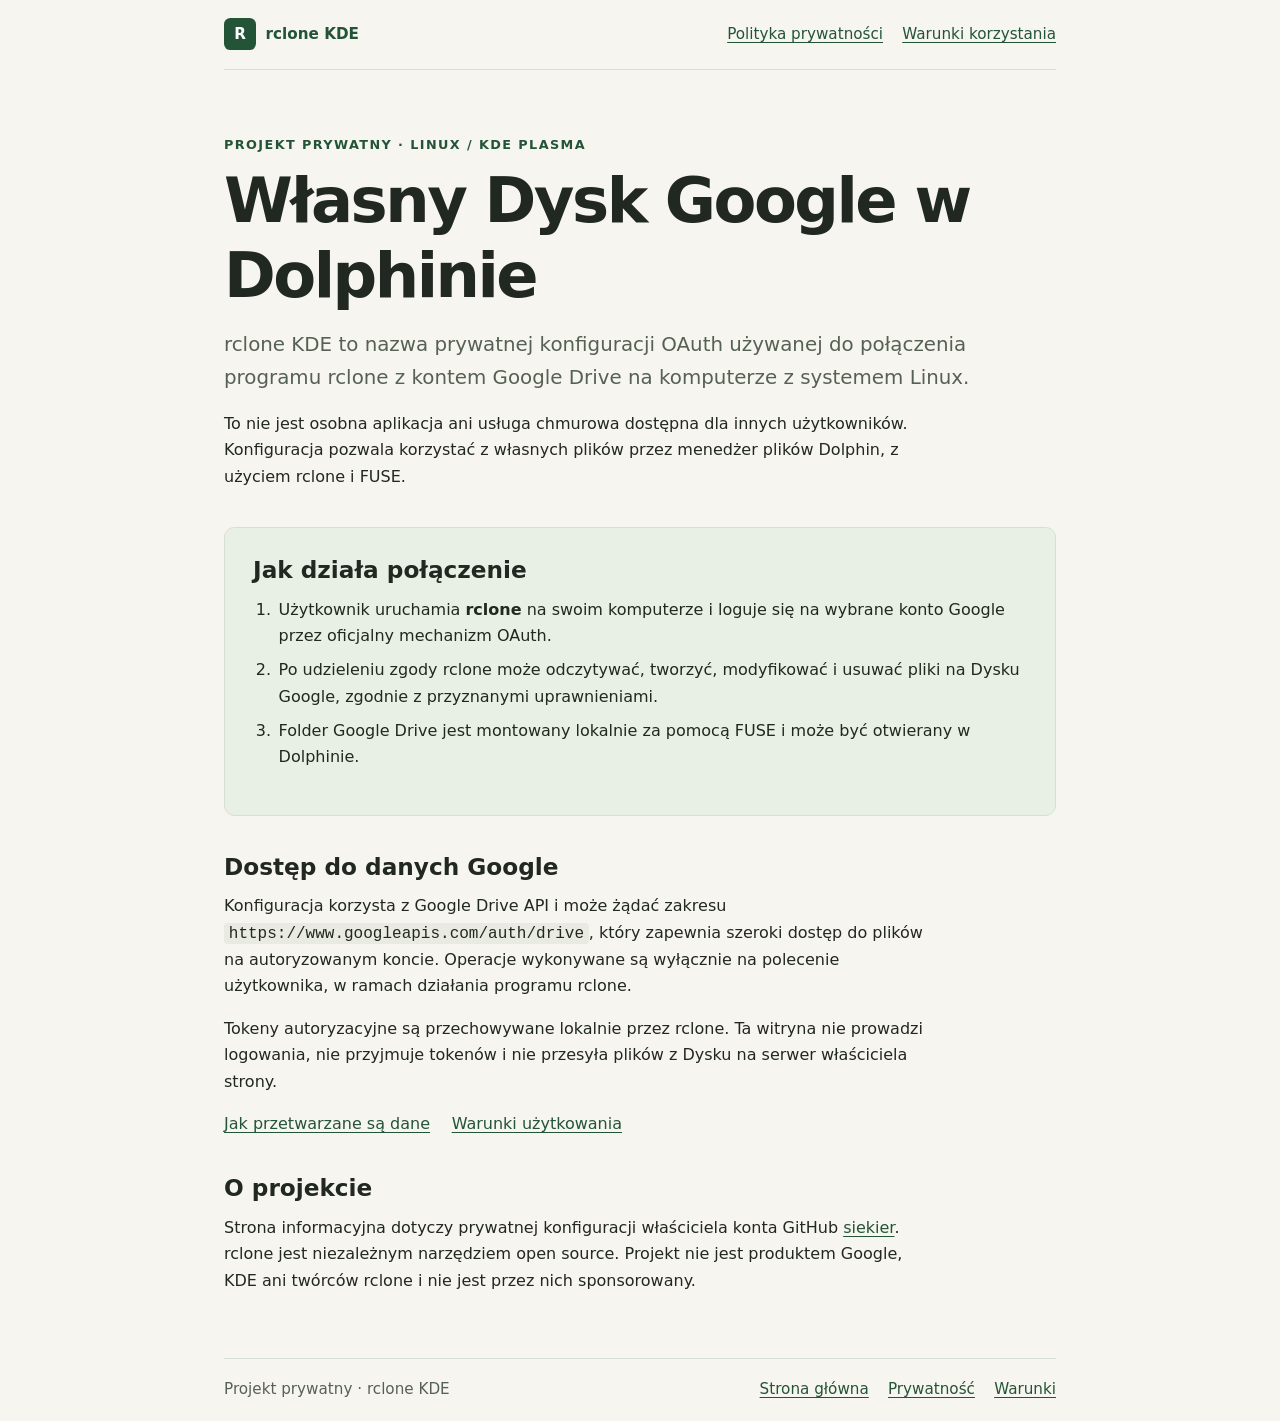
<file: index.html>
<!doctype html>
<html lang="pl">
<head>
  <meta charset="utf-8">
  <meta name="viewport" content="width=device-width, initial-scale=1">
  <meta name="description" content="rclone KDE — prywatna konfiguracja OAuth do korzystania z własnego Dysku Google w systemie Linux i menedżerze plików Dolphin.">
  <meta name="referrer" content="strict-origin-when-cross-origin">
  <title>rclone KDE — prywatny dostęp do Dysku Google</title>
  <link rel="stylesheet" href="style.css">
</head>
<body>
  <div class="shell">
    <header class="site-header">
      <a class="brand" href="./" aria-label="rclone KDE — strona główna"><span class="mark" aria-hidden="true">R</span> rclone KDE</a>
      <nav aria-label="Nawigacja"><a href="prywatnosc.html">Polityka prywatności</a><a href="warunki.html">Warunki korzystania</a></nav>
    </header>
    <main>
      <section>
        <p class="eyebrow">Projekt prywatny · Linux / KDE Plasma</p>
        <h1>Własny Dysk Google w Dolphinie</h1>
        <p class="lead">rclone KDE to nazwa prywatnej konfiguracji OAuth używanej do połączenia programu rclone z kontem Google Drive na komputerze z systemem Linux.</p>
        <p>To nie jest osobna aplikacja ani usługa chmurowa dostępna dla innych użytkowników. Konfiguracja pozwala korzystać z własnych plików przez menedżer plików Dolphin, z użyciem rclone i FUSE.</p>
      </section>
      <section class="panel" aria-labelledby="dzialanie">
        <h2 id="dzialanie">Jak działa połączenie</h2>
        <ol>
          <li>Użytkownik uruchamia <strong>rclone</strong> na swoim komputerze i loguje się na wybrane konto Google przez oficjalny mechanizm OAuth.</li>
          <li>Po udzieleniu zgody rclone może odczytywać, tworzyć, modyfikować i usuwać pliki na Dysku Google, zgodnie z przyznanymi uprawnieniami.</li>
          <li>Folder Google Drive jest montowany lokalnie za pomocą FUSE i może być otwierany w Dolphinie.</li>
        </ol>
      </section>
      <section>
        <h2>Dostęp do danych Google</h2>
        <p>Konfiguracja korzysta z Google Drive API i może żądać zakresu <code>https://www.googleapis.com/auth/drive</code>, który zapewnia szeroki dostęp do plików na autoryzowanym koncie. Operacje wykonywane są wyłącznie na polecenie użytkownika, w ramach działania programu rclone.</p>
        <p>Tokeny autoryzacyjne są przechowywane lokalnie przez rclone. Ta witryna nie prowadzi logowania, nie przyjmuje tokenów i nie przesyła plików z Dysku na serwer właściciela strony.</p>
        <div class="links">
          <a href="prywatnosc.html">Jak przetwarzane są dane</a>
          <a href="warunki.html">Warunki użytkowania</a>
        </div>
      </section>
      <section>
        <h2>O projekcie</h2>
        <p>Strona informacyjna dotyczy prywatnej konfiguracji właściciela konta GitHub <a href="https://github.com/siekier">siekier</a>. rclone jest niezależnym narzędziem open source. Projekt nie jest produktem Google, KDE ani twórców rclone i nie jest przez nich sponsorowany.</p>
      </section>
    </main>
    <footer class="site-footer">
      <span>Projekt prywatny · rclone KDE</span>
      <nav aria-label="Stopka"><a href="./">Strona główna</a><a href="prywatnosc.html">Prywatność</a><a href="warunki.html">Warunki</a></nav>
    </footer>
  </div>
</body>
</html>
</file>
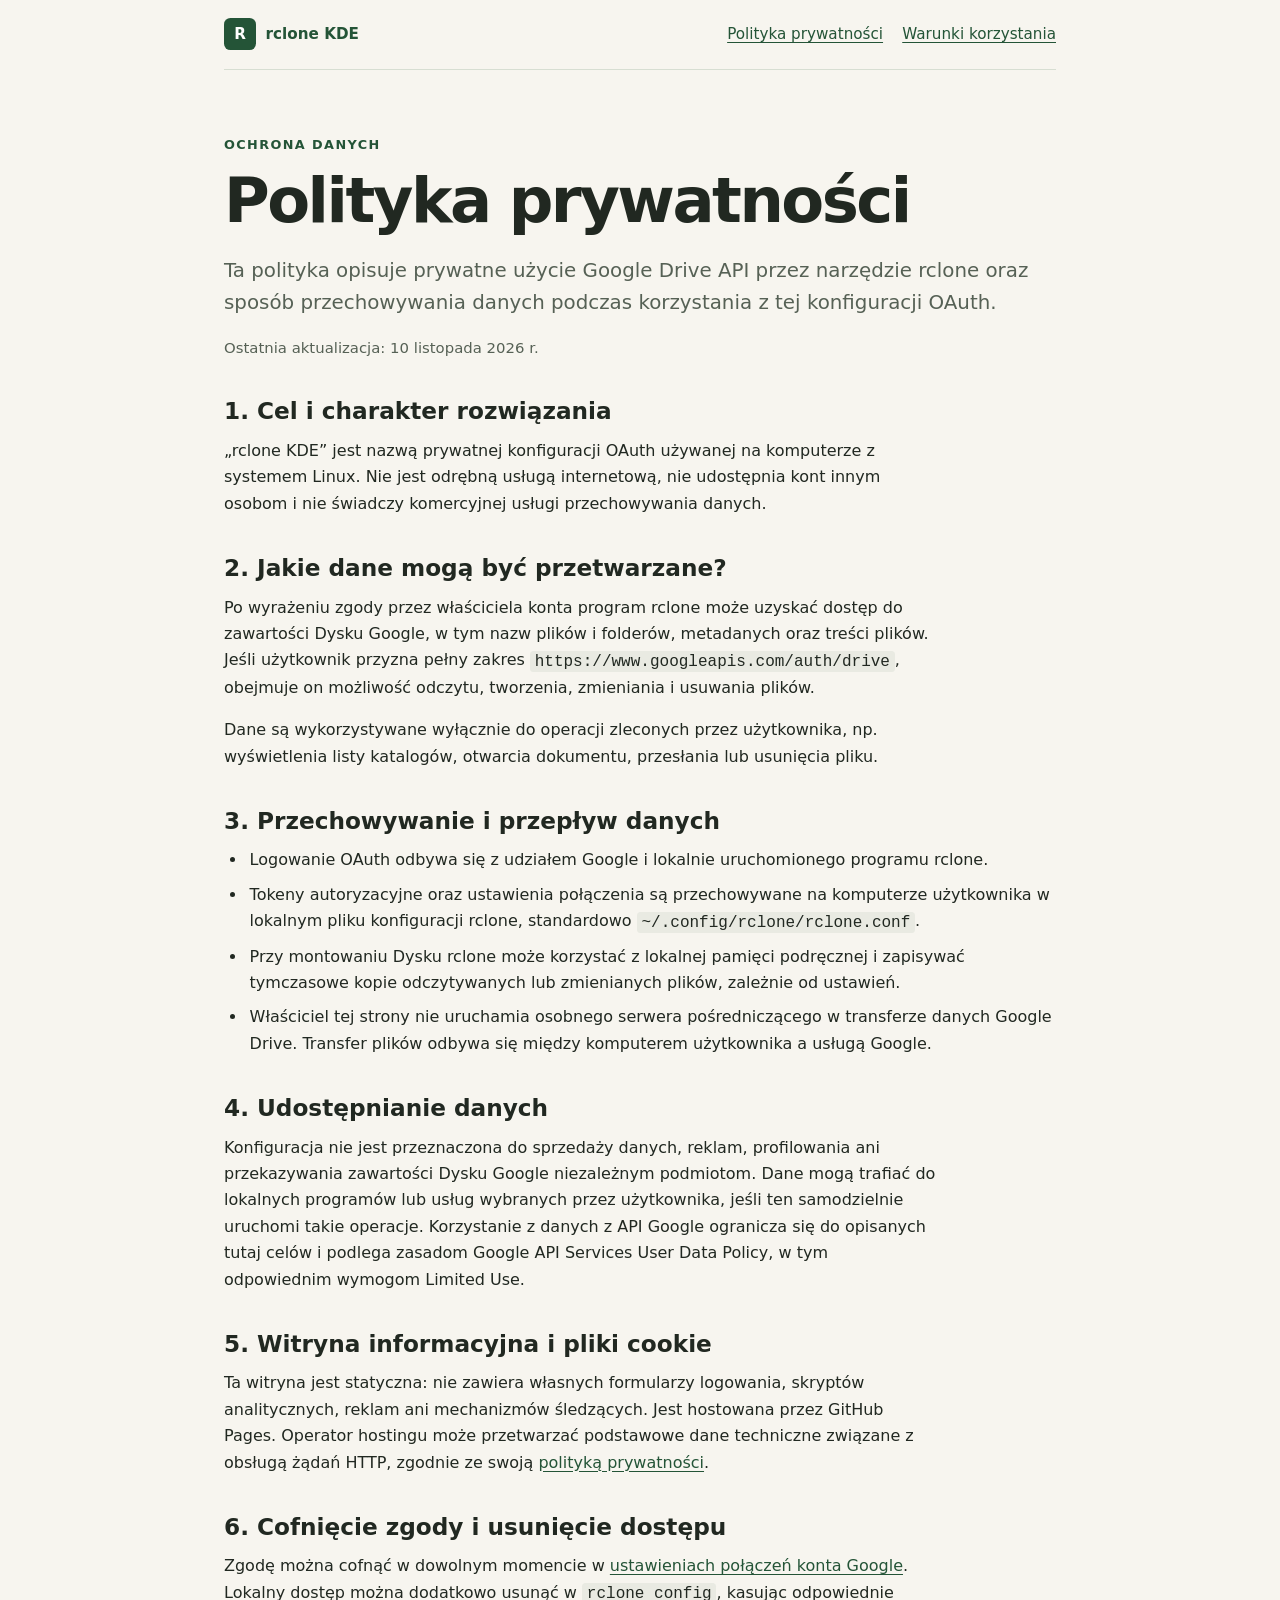
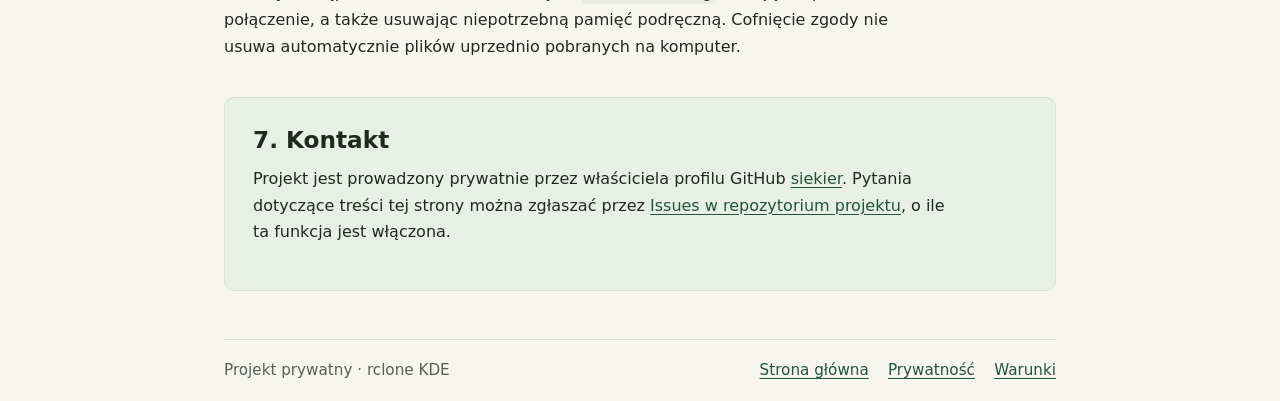
<file: prywatnosc.html>
<!doctype html>
<html lang="pl">
<head>
  <meta charset="utf-8">
  <meta name="viewport" content="width=device-width, initial-scale=1">
  <meta name="description" content="Polityka prywatności prywatnej konfiguracji OAuth rclone KDE — dostęp do Google Drive, lokalne przechowywanie tokenów i zarządzanie zgodą.">
  <meta name="referrer" content="strict-origin-when-cross-origin">
  <title>Polityka prywatności — rclone KDE</title>
  <link rel="stylesheet" href="style.css">
</head>
<body>
  <div class="shell">
    <header class="site-header">
      <a class="brand" href="./" aria-label="rclone KDE — strona główna"><span class="mark" aria-hidden="true">R</span> rclone KDE</a>
      <nav aria-label="Nawigacja"><a href="prywatnosc.html" aria-current="page">Polityka prywatności</a><a href="warunki.html">Warunki korzystania</a></nav>
    </header>
    <main>
      <section>
        <p class="eyebrow">Ochrona danych</p>
        <h1>Polityka prywatności</h1>
        <p class="lead">Ta polityka opisuje prywatne użycie Google Drive API przez narzędzie rclone oraz sposób przechowywania danych podczas korzystania z tej konfiguracji OAuth.</p>
        <p class="note">Ostatnia aktualizacja: 10 listopada 2026 r.</p>
      </section>
      <section>
        <h2>1. Cel i charakter rozwiązania</h2>
        <p>„rclone KDE” jest nazwą prywatnej konfiguracji OAuth używanej na komputerze z systemem Linux. Nie jest odrębną usługą internetową, nie udostępnia kont innym osobom i nie świadczy komercyjnej usługi przechowywania danych.</p>
      </section>
      <section>
        <h2>2. Jakie dane mogą być przetwarzane?</h2>
        <p>Po wyrażeniu zgody przez właściciela konta program rclone może uzyskać dostęp do zawartości Dysku Google, w tym nazw plików i folderów, metadanych oraz treści plików. Jeśli użytkownik przyzna pełny zakres <code>https://www.googleapis.com/auth/drive</code>, obejmuje on możliwość odczytu, tworzenia, zmieniania i usuwania plików.</p>
        <p>Dane są wykorzystywane wyłącznie do operacji zleconych przez użytkownika, np. wyświetlenia listy katalogów, otwarcia dokumentu, przesłania lub usunięcia pliku.</p>
      </section>
      <section>
        <h2>3. Przechowywanie i przepływ danych</h2>
        <ul>
          <li>Logowanie OAuth odbywa się z udziałem Google i lokalnie uruchomionego programu rclone.</li>
          <li>Tokeny autoryzacyjne oraz ustawienia połączenia są przechowywane na komputerze użytkownika w lokalnym pliku konfiguracji rclone, standardowo <code>~/.config/rclone/rclone.conf</code>.</li>
          <li>Przy montowaniu Dysku rclone może korzystać z lokalnej pamięci podręcznej i zapisywać tymczasowe kopie odczytywanych lub zmienianych plików, zależnie od ustawień.</li>
          <li>Właściciel tej strony nie uruchamia osobnego serwera pośredniczącego w transferze danych Google Drive. Transfer plików odbywa się między komputerem użytkownika a usługą Google.</li>
        </ul>
      </section>
      <section>
        <h2>4. Udostępnianie danych</h2>
        <p>Konfiguracja nie jest przeznaczona do sprzedaży danych, reklam, profilowania ani przekazywania zawartości Dysku Google niezależnym podmiotom. Dane mogą trafiać do lokalnych programów lub usług wybranych przez użytkownika, jeśli ten samodzielnie uruchomi takie operacje. Korzystanie z danych z API Google ogranicza się do opisanych tutaj celów i podlega zasadom Google API Services User Data Policy, w tym odpowiednim wymogom Limited Use.</p>
      </section>
      <section>
        <h2>5. Witryna informacyjna i pliki cookie</h2>
        <p>Ta witryna jest statyczna: nie zawiera własnych formularzy logowania, skryptów analitycznych, reklam ani mechanizmów śledzących. Jest hostowana przez GitHub Pages. Operator hostingu może przetwarzać podstawowe dane techniczne związane z obsługą żądań HTTP, zgodnie ze swoją <a href="https://docs.github.com/en/site-policy/privacy-policies/github-general-privacy-statement">polityką prywatności</a>.</p>
      </section>
      <section>
        <h2>6. Cofnięcie zgody i usunięcie dostępu</h2>
        <p>Zgodę można cofnąć w dowolnym momencie w <a href="https://myaccount.google.com/connections">ustawieniach połączeń konta Google</a>. Lokalny dostęp można dodatkowo usunąć w <code>rclone config</code>, kasując odpowiednie połączenie, a także usuwając niepotrzebną pamięć podręczną. Cofnięcie zgody nie usuwa automatycznie plików uprzednio pobranych na komputer.</p>
      </section>
      <section class="panel">
        <h2>7. Kontakt</h2>
        <p>Projekt jest prowadzony prywatnie przez właściciela profilu GitHub <a href="https://github.com/siekier">siekier</a>. Pytania dotyczące treści tej strony można zgłaszać przez <a href="https://github.com/siekier/rclone-kde/issues">Issues w repozytorium projektu</a>, o ile ta funkcja jest włączona.</p>
      </section>
    </main>
    <footer class="site-footer">
      <span>Projekt prywatny · rclone KDE</span>
      <nav aria-label="Stopka"><a href="./">Strona główna</a><a href="prywatnosc.html">Prywatność</a><a href="warunki.html">Warunki</a></nav>
    </footer>
  </div>
</body>
</html>
</file>
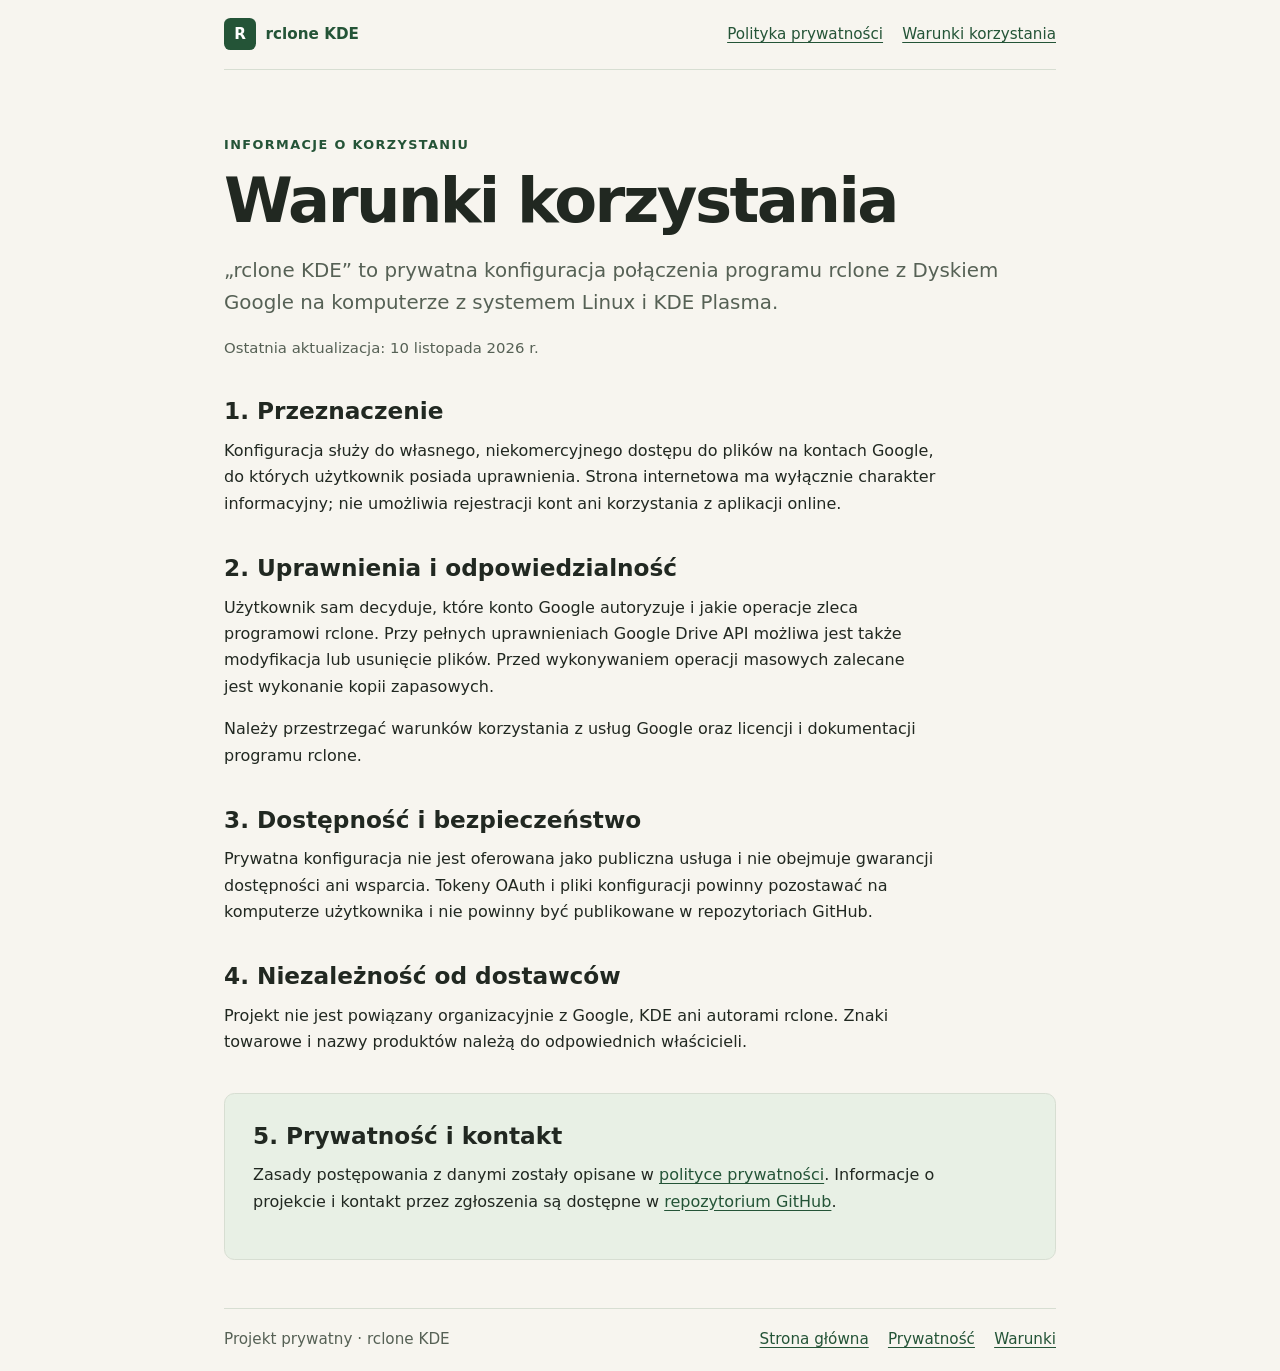
<file: warunki.html>
<!doctype html>
<html lang="pl">
<head>
  <meta charset="utf-8">
  <meta name="viewport" content="width=device-width, initial-scale=1">
  <meta name="description" content="Warunki korzystania z prywatnej konfiguracji OAuth rclone KDE i informacyjnej strony GitHub Pages.">
  <meta name="referrer" content="strict-origin-when-cross-origin">
  <title>Warunki korzystania — rclone KDE</title>
  <link rel="stylesheet" href="style.css">
</head>
<body>
  <div class="shell">
    <header class="site-header">
      <a class="brand" href="./" aria-label="rclone KDE — strona główna"><span class="mark" aria-hidden="true">R</span> rclone KDE</a>
      <nav aria-label="Nawigacja"><a href="prywatnosc.html">Polityka prywatności</a><a href="warunki.html" aria-current="page">Warunki korzystania</a></nav>
    </header>
    <main>
      <section>
        <p class="eyebrow">Informacje o korzystaniu</p>
        <h1>Warunki korzystania</h1>
        <p class="lead">„rclone KDE” to prywatna konfiguracja połączenia programu rclone z Dyskiem Google na komputerze z systemem Linux i KDE Plasma.</p>
        <p class="note">Ostatnia aktualizacja: 10 listopada 2026 r.</p>
      </section>
      <section>
        <h2>1. Przeznaczenie</h2>
        <p>Konfiguracja służy do własnego, niekomercyjnego dostępu do plików na kontach Google, do których użytkownik posiada uprawnienia. Strona internetowa ma wyłącznie charakter informacyjny; nie umożliwia rejestracji kont ani korzystania z aplikacji online.</p>
      </section>
      <section>
        <h2>2. Uprawnienia i odpowiedzialność</h2>
        <p>Użytkownik sam decyduje, które konto Google autoryzuje i jakie operacje zleca programowi rclone. Przy pełnych uprawnieniach Google Drive API możliwa jest także modyfikacja lub usunięcie plików. Przed wykonywaniem operacji masowych zalecane jest wykonanie kopii zapasowych.</p>
        <p>Należy przestrzegać warunków korzystania z usług Google oraz licencji i dokumentacji programu rclone.</p>
      </section>
      <section>
        <h2>3. Dostępność i bezpieczeństwo</h2>
        <p>Prywatna konfiguracja nie jest oferowana jako publiczna usługa i nie obejmuje gwarancji dostępności ani wsparcia. Tokeny OAuth i pliki konfiguracji powinny pozostawać na komputerze użytkownika i nie powinny być publikowane w repozytoriach GitHub.</p>
      </section>
      <section>
        <h2>4. Niezależność od dostawców</h2>
        <p>Projekt nie jest powiązany organizacyjnie z Google, KDE ani autorami rclone. Znaki towarowe i nazwy produktów należą do odpowiednich właścicieli.</p>
      </section>
      <section class="panel">
        <h2>5. Prywatność i kontakt</h2>
        <p>Zasady postępowania z danymi zostały opisane w <a href="prywatnosc.html">polityce prywatności</a>. Informacje o projekcie i kontakt przez zgłoszenia są dostępne w <a href="https://github.com/siekier/rclone-kde">repozytorium GitHub</a>.</p>
      </section>
    </main>
    <footer class="site-footer">
      <span>Projekt prywatny · rclone KDE</span>
      <nav aria-label="Stopka"><a href="./">Strona główna</a><a href="prywatnosc.html">Prywatność</a><a href="warunki.html">Warunki</a></nav>
    </footer>
  </div>
</body>
</html>
</file>
<file: style.css>
:root {
  color-scheme: light;
  --paper: #f7f5ef;
  --ink: #212821;
  --muted: #566155;
  --green: #245437;
  --line: #d7ded2;
  --wash: #e8f0e5;
  font-family: system-ui, -apple-system, "Segoe UI", sans-serif;
}
* { box-sizing: border-box; }
html { scroll-behavior: smooth; }
body { margin: 0; background: var(--paper); color: var(--ink); line-height: 1.65; }
a { color: var(--green); text-underline-offset: .2em; }
a:hover { text-decoration-thickness: .15em; }
a:focus-visible { outline: 2px solid var(--green); outline-offset: .22rem; }
.shell { width: min(52rem, calc(100% - 2.5rem)); margin-inline: auto; }
.site-header, .site-footer {
  display: flex; flex-wrap: wrap; gap: .65rem 1.5rem;
  align-items: center; justify-content: space-between;
  padding: 1.15rem 0; font-size: .95rem;
}
.site-header { border-bottom: 1px solid var(--line); }
.site-footer { border-top: 1px solid var(--line); color: var(--muted); }
.site-header nav, .site-footer nav { display: flex; flex-wrap: wrap; gap: .55rem 1.2rem; }
.brand { display: inline-flex; align-items: center; gap: .6rem; font-weight: 750; text-decoration: none; }
.mark { display: grid; place-items: center; width: 2rem; height: 2rem; color: white; background: var(--green); border-radius: .4rem; font-size: .95rem; }
main { padding: clamp(2.2rem, 7vw, 4rem) 0 3rem; min-height: 65vh; }
section + section { margin-top: 2.3rem; }
.eyebrow { margin: 0 0 .55rem; color: var(--green); font-size: .8rem; font-weight: 750; letter-spacing: .11em; text-transform: uppercase; }
h1, h2, h3 { line-height: 1.2; }
h1 { max-width: 22ch; margin: 0 0 1rem; font-size: clamp(2.15rem, 6vw, 3.9rem); letter-spacing: -.04em; }
h2 { margin: 0 0 .8rem; font-size: 1.45rem; }
h3 { margin: 1.1rem 0 .3rem; font-size: 1.08rem; }
p { max-width: 70ch; margin: 0 0 1rem; }
.lead { font-size: clamp(1.06rem, 2.2vw, 1.24rem); color: var(--muted); }
ul, ol { margin-top: .4rem; padding-left: 1.45rem; }
li { margin: .5rem 0; padding-left: .15rem; }
.panel { background: var(--wash); border: 1px solid var(--line); border-radius: .65rem; padding: clamp(1rem, 4vw, 1.75rem); }
.panel h2 { margin-top: 0; }
.note { color: var(--muted); font-size: .93rem; }
.links { display: flex; flex-wrap: wrap; gap: .7rem 1.35rem; margin-top: .9rem; }
pre, code { font-family: ui-monospace, SFMono-Regular, Consolas, "Liberation Mono", monospace; }
code { overflow-wrap: anywhere; background: #e9eae2; border-radius: .22rem; padding: .1em .3em; }
pre { overflow: auto; padding: 1rem; background: #edf0e8; border: 1px solid var(--line); border-radius: .5rem; }
pre code { background: transparent; padding: 0; }
@media (max-width: 520px) {
  .shell { width: min(52rem, calc(100% - 1.5rem)); }
  .site-header, .site-footer { align-items: flex-start; }
  main { padding-top: 2.2rem; }
}
</file>
